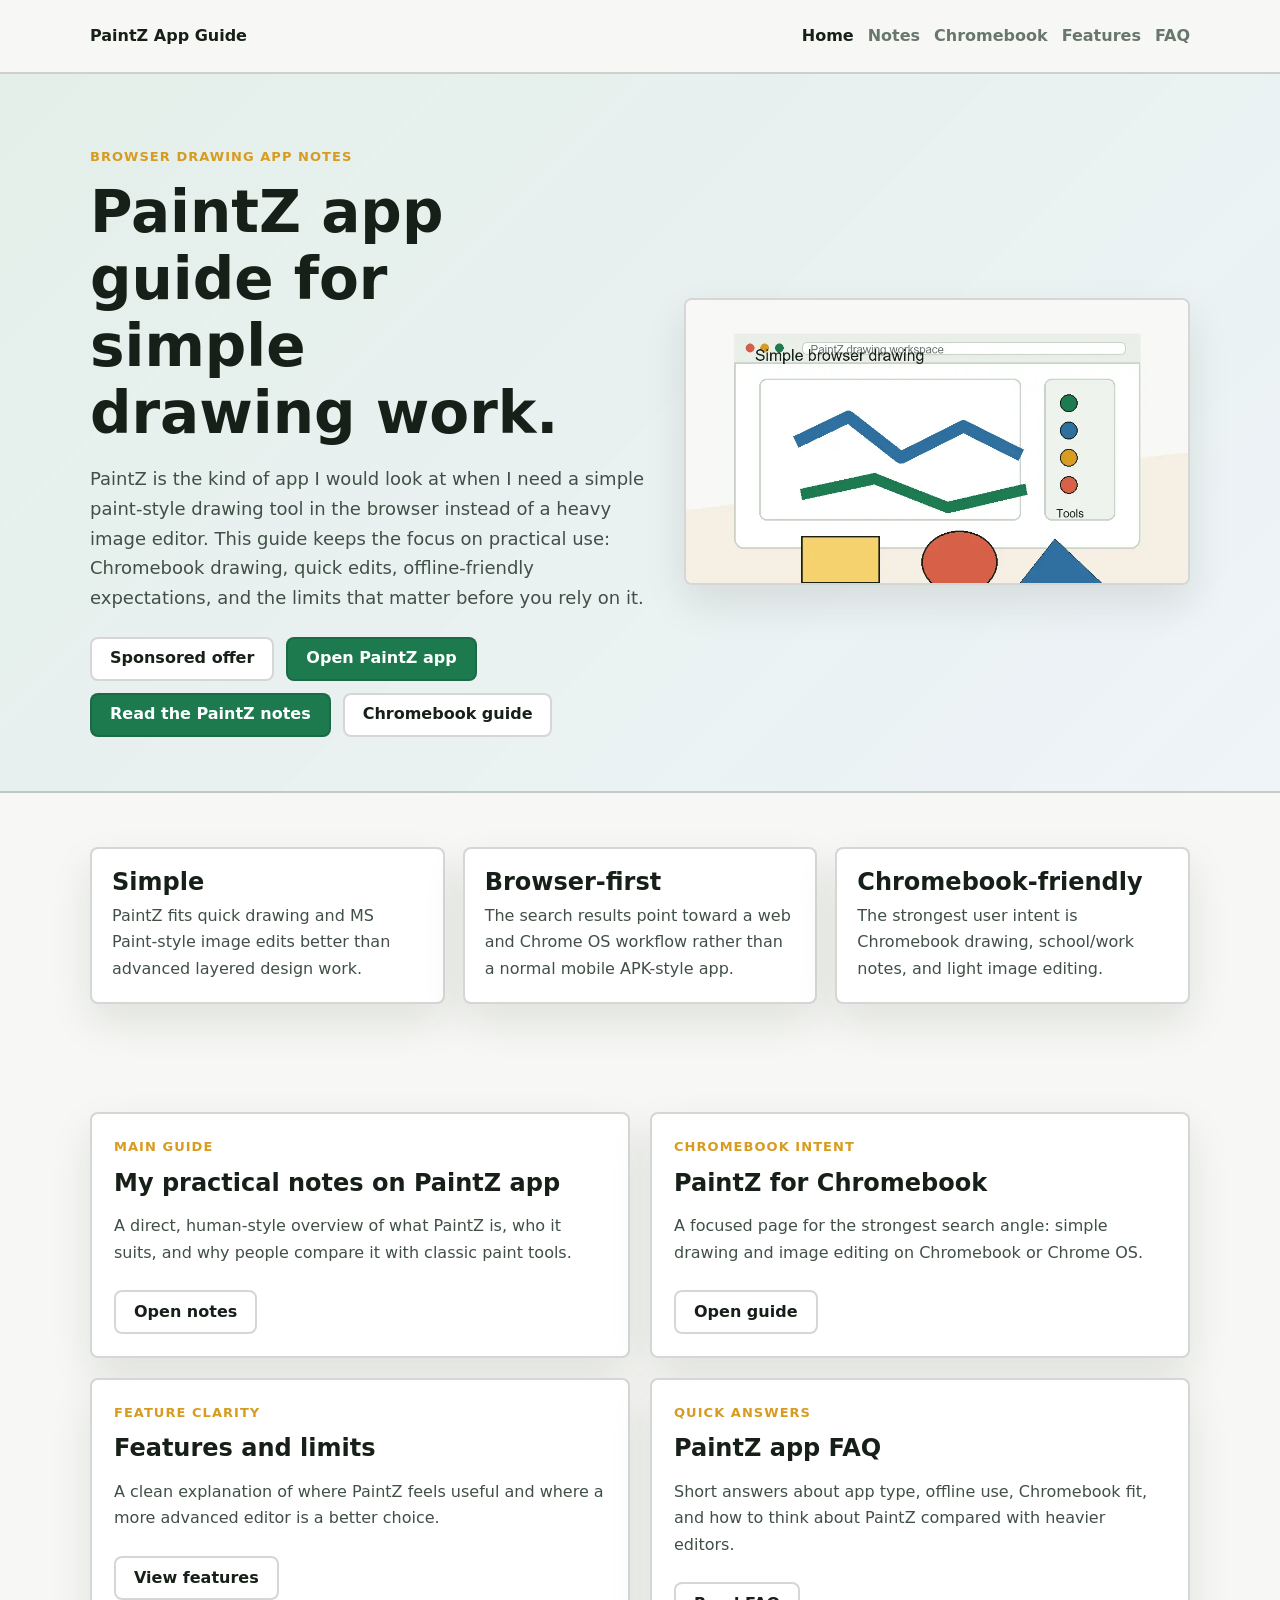
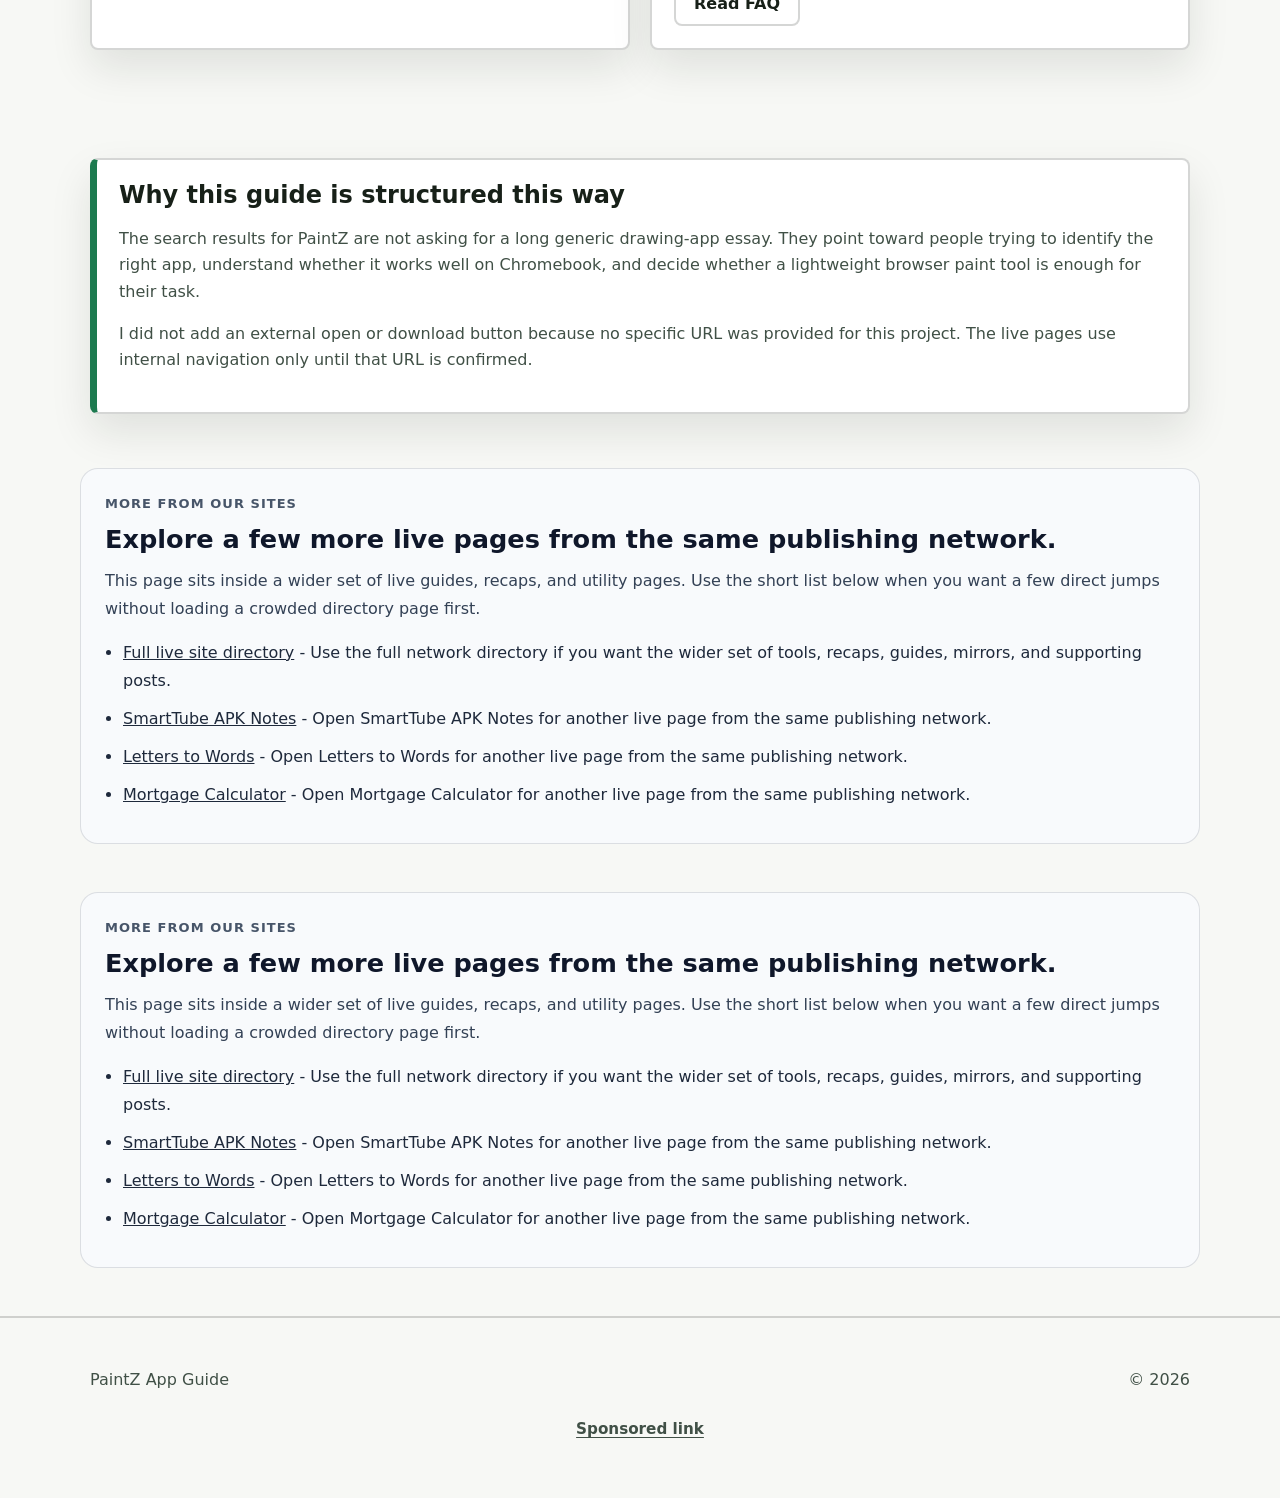
<file: index.html>
<!DOCTYPE html>
<html lang="en">
<head>
  <meta charset="UTF-8">
  <meta name="viewport" content="width=device-width, initial-scale=1.0">
  <title>PaintZ App Guide | Practical Browser Drawing App Notes</title>
  <meta name="description" content="A practical PaintZ app guide for users who want a simple browser drawing app, Chromebook-friendly paint tool, and MS Paint-style workflow.">
  <meta name="google-site-verification" content="zPeMqoo2h3M_oqIertTkiu1rAj5quQBwW_J42bXbuFM">
  <link rel="canonical" href="https://zeshanalikhan.github.io/paintz-app-guide-site/">
  <meta property="og:title" content="PaintZ App Guide | Practical Browser Drawing App Notes">
  <meta property="og:description" content="Understand what PaintZ is good for, how it fits Chromebook use, and where its simple drawing workflow makes sense.">
  <meta property="og:type" content="website">
  <meta property="og:url" content="https://zeshanalikhan.github.io/paintz-app-guide-site/">
  <link rel="stylesheet" href="styles.css">
  <script defer src="app.js"></script>
</head>
<body data-page="home">
  <header class="site-header">
    <div class="shell header-row">
      <a class="brand" href="./">PaintZ App Guide</a>
      <nav class="site-nav" aria-label="Primary">
        <a href="./" data-nav="home">Home</a>
        <a href="pages/paintz-app-notes.html" data-nav="notes">Notes</a>
        <a href="pages/paintz-for-chromebook.html" data-nav="chromebook">Chromebook</a>
        <a href="pages/paintz-features-limits.html" data-nav="features">Features</a>
        <a href="pages/paintz-app-faq.html" data-nav="faq">FAQ</a>
      </nav>
    </div>
  </header>

  <main>
    <section class="hero">
      <div class="shell hero-layout">
        <div>
          <p class="eyebrow">Browser drawing app notes</p>
          <h1>PaintZ app guide for simple drawing work.</h1>
          <p class="lead">PaintZ is the kind of app I would look at when I need a simple paint-style drawing tool in the browser instead of a heavy image editor. This guide keeps the focus on practical use: Chromebook drawing, quick edits, offline-friendly expectations, and the limits that matter before you rely on it.</p>
          <div class="hero-actions">
          <a class="button secondary" href="https://www.profitablecpmratenetwork.com/j9f627innq?key=be46e17df9e34aa3b5b8e77e88a34740" rel="nofollow sponsored noopener" target="_blank">Sponsored offer</a>
            <a class="button" href="https://beta.paintz.app/" rel="nofollow noopener" target="_blank">Open PaintZ app</a>
            <a class="button" href="pages/paintz-app-notes.html">Read the PaintZ notes</a>
            <a class="button secondary" href="pages/paintz-for-chromebook.html">Chromebook guide</a>
          </div>
        </div>
        <img class="hero-image" src="assets/images/paintz-home-hero.webp" alt="Illustration of a simple browser drawing workspace for PaintZ app notes" width="960" height="540">
      </div>
    </section>

    <section class="section">
      <div class="shell three-grid">
        <article class="stat-card">
          <strong>Simple</strong>
          <span>PaintZ fits quick drawing and MS Paint-style image edits better than advanced layered design work.</span>
        </article>
        <article class="stat-card">
          <strong>Browser-first</strong>
          <span>The search results point toward a web and Chrome OS workflow rather than a normal mobile APK-style app.</span>
        </article>
        <article class="stat-card">
          <strong>Chromebook-friendly</strong>
          <span>The strongest user intent is Chromebook drawing, school/work notes, and light image editing.</span>
        </article>
      </div>
    </section>

    <section class="section">
      <div class="shell grid">
        <article class="panel">
          <p class="eyebrow">Main guide</p>
          <h2>My practical notes on PaintZ app</h2>
          <p>A direct, human-style overview of what PaintZ is, who it suits, and why people compare it with classic paint tools.</p>
          <div class="jump-links">
            <a class="button secondary" href="pages/paintz-app-notes.html">Open notes</a>
          </div>
        </article>
        <article class="panel">
          <p class="eyebrow">Chromebook intent</p>
          <h2>PaintZ for Chromebook</h2>
          <p>A focused page for the strongest search angle: simple drawing and image editing on Chromebook or Chrome OS.</p>
          <div class="jump-links">
            <a class="button secondary" href="pages/paintz-for-chromebook.html">Open guide</a>
          </div>
        </article>
        <article class="panel">
          <p class="eyebrow">Feature clarity</p>
          <h2>Features and limits</h2>
          <p>A clean explanation of where PaintZ feels useful and where a more advanced editor is a better choice.</p>
          <div class="jump-links">
            <a class="button secondary" href="pages/paintz-features-limits.html">View features</a>
          </div>
        </article>
        <article class="panel">
          <p class="eyebrow">Quick answers</p>
          <h2>PaintZ app FAQ</h2>
          <p>Short answers about app type, offline use, Chromebook fit, and how to think about PaintZ compared with heavier editors.</p>
          <div class="jump-links">
            <a class="button secondary" href="pages/paintz-app-faq.html">Read FAQ</a>
          </div>
        </article>
      </div>
    </section>

    <section class="section">
      <div class="shell article-stack">
        <article class="callout">
          <h2>Why this guide is structured this way</h2>
          <p>The search results for PaintZ are not asking for a long generic drawing-app essay. They point toward people trying to identify the right app, understand whether it works well on Chromebook, and decide whether a lightweight browser paint tool is enough for their task.</p>
          <p>I did not add an external open or download button because no specific URL was provided for this project. The live pages use internal navigation only until that URL is confirmed.</p>
        </article>
      </div>
    </section>

      <!-- NETWORK_LINKS_START -->
      <section data-network-links="true" aria-labelledby="network-links-heading" style="padding:0 0 48px;">
        <div style="width:min(1120px, calc(100% - 32px)); margin:0 auto;">
          <div style="border:1px solid rgba(15, 23, 42, 0.12); background:#f8fafc; border-radius:18px; padding:24px;">
            <p style="margin:0 0 10px; font-size:13px; font-weight:800; letter-spacing:0.08em; text-transform:uppercase; color:#475569;">More from our sites</p>
            <h2 id="network-links-heading" style="margin:0 0 12px; font-size:clamp(1.5rem, 2vw, 1.9rem); line-height:1.2; color:#0f172a;">Explore a few more live pages from the same publishing network.</h2>
            <p style="margin:0 0 16px; color:#334155; line-height:1.75;">This page sits inside a wider set of live guides, recaps, and utility pages. Use the short list below when you want a few direct jumps without loading a crowded directory page first.</p>
            <ul style="margin:0; padding-left:18px; color:#1e293b; line-height:1.75;">
          <li style="margin:0 0 10px;"><a href="https://zeshanalikhan.github.io/creator-app-hub-site/pages/site-directory.html">Full live site directory</a> - Use the full network directory if you want the wider set of tools, recaps, guides, mirrors, and supporting posts.</li>
          <li style="margin:0 0 10px;"><a href="https://zeshanalikhan.github.io/smarttube-apk-notes-site/">SmartTube APK Notes</a> - Open SmartTube APK Notes for another live page from the same publishing network.</li>
          <li style="margin:0 0 10px;"><a href="https://zeshan-letters-to-words.netlify.app/">Letters to Words</a> - Open Letters to Words for another live page from the same publishing network.</li>
          <li style="margin:0 0 10px;"><a href="https://zeshan-mortgage-calculator-804.netlify.app/">Mortgage Calculator</a> - Open Mortgage Calculator for another live page from the same publishing network.</li>
            </ul>
          </div>
        </div>
      </section>
      <!-- NETWORK_LINKS_END -->
    
      <!-- NETWORK_LINKS_START -->
      <section data-network-links="true" aria-labelledby="network-links-heading" style="padding:0 0 48px;">
        <div style="width:min(1120px, calc(100% - 32px)); margin:0 auto;">
          <div style="border:1px solid rgba(15, 23, 42, 0.12); background:#f8fafc; border-radius:18px; padding:24px;">
            <p style="margin:0 0 10px; font-size:13px; font-weight:800; letter-spacing:0.08em; text-transform:uppercase; color:#475569;">More from our sites</p>
            <h2 id="network-links-heading" style="margin:0 0 12px; font-size:clamp(1.5rem, 2vw, 1.9rem); line-height:1.2; color:#0f172a;">Explore a few more live pages from the same publishing network.</h2>
            <p style="margin:0 0 16px; color:#334155; line-height:1.75;">This page sits inside a wider set of live guides, recaps, and utility pages. Use the short list below when you want a few direct jumps without loading a crowded directory page first.</p>
            <ul style="margin:0; padding-left:18px; color:#1e293b; line-height:1.75;">
          <li style="margin:0 0 10px;"><a href="https://zeshanalikhan.github.io/creator-app-hub-site/pages/site-directory.html">Full live site directory</a> - Use the full network directory if you want the wider set of tools, recaps, guides, mirrors, and supporting posts.</li>
          <li style="margin:0 0 10px;"><a href="https://zeshanalikhan.github.io/smarttube-apk-notes-site/">SmartTube APK Notes</a> - Open SmartTube APK Notes for another live page from the same publishing network.</li>
          <li style="margin:0 0 10px;"><a href="https://zeshan-letters-to-words.netlify.app/">Letters to Words</a> - Open Letters to Words for another live page from the same publishing network.</li>
          <li style="margin:0 0 10px;"><a href="https://zeshan-mortgage-calculator-804.netlify.app/">Mortgage Calculator</a> - Open Mortgage Calculator for another live page from the same publishing network.</li>
            </ul>
          </div>
        </div>
      </section>
      <!-- NETWORK_LINKS_END -->
    </main>

  <footer class="site-footer">
    <div class="shell footer-row">
      <p>PaintZ App Guide</p>
      <p>&copy; <span data-year></span></p>
    </div>
        <div class="adsterra-link-wrap">
        <a class="adsterra-link" href="https://www.profitablecpmratenetwork.com/j9f627innq?key=be46e17df9e34aa3b5b8e77e88a34740" rel="nofollow sponsored noopener" target="_blank">Sponsored link</a>
      </div>
  </footer>
</body>
</html>
</file>
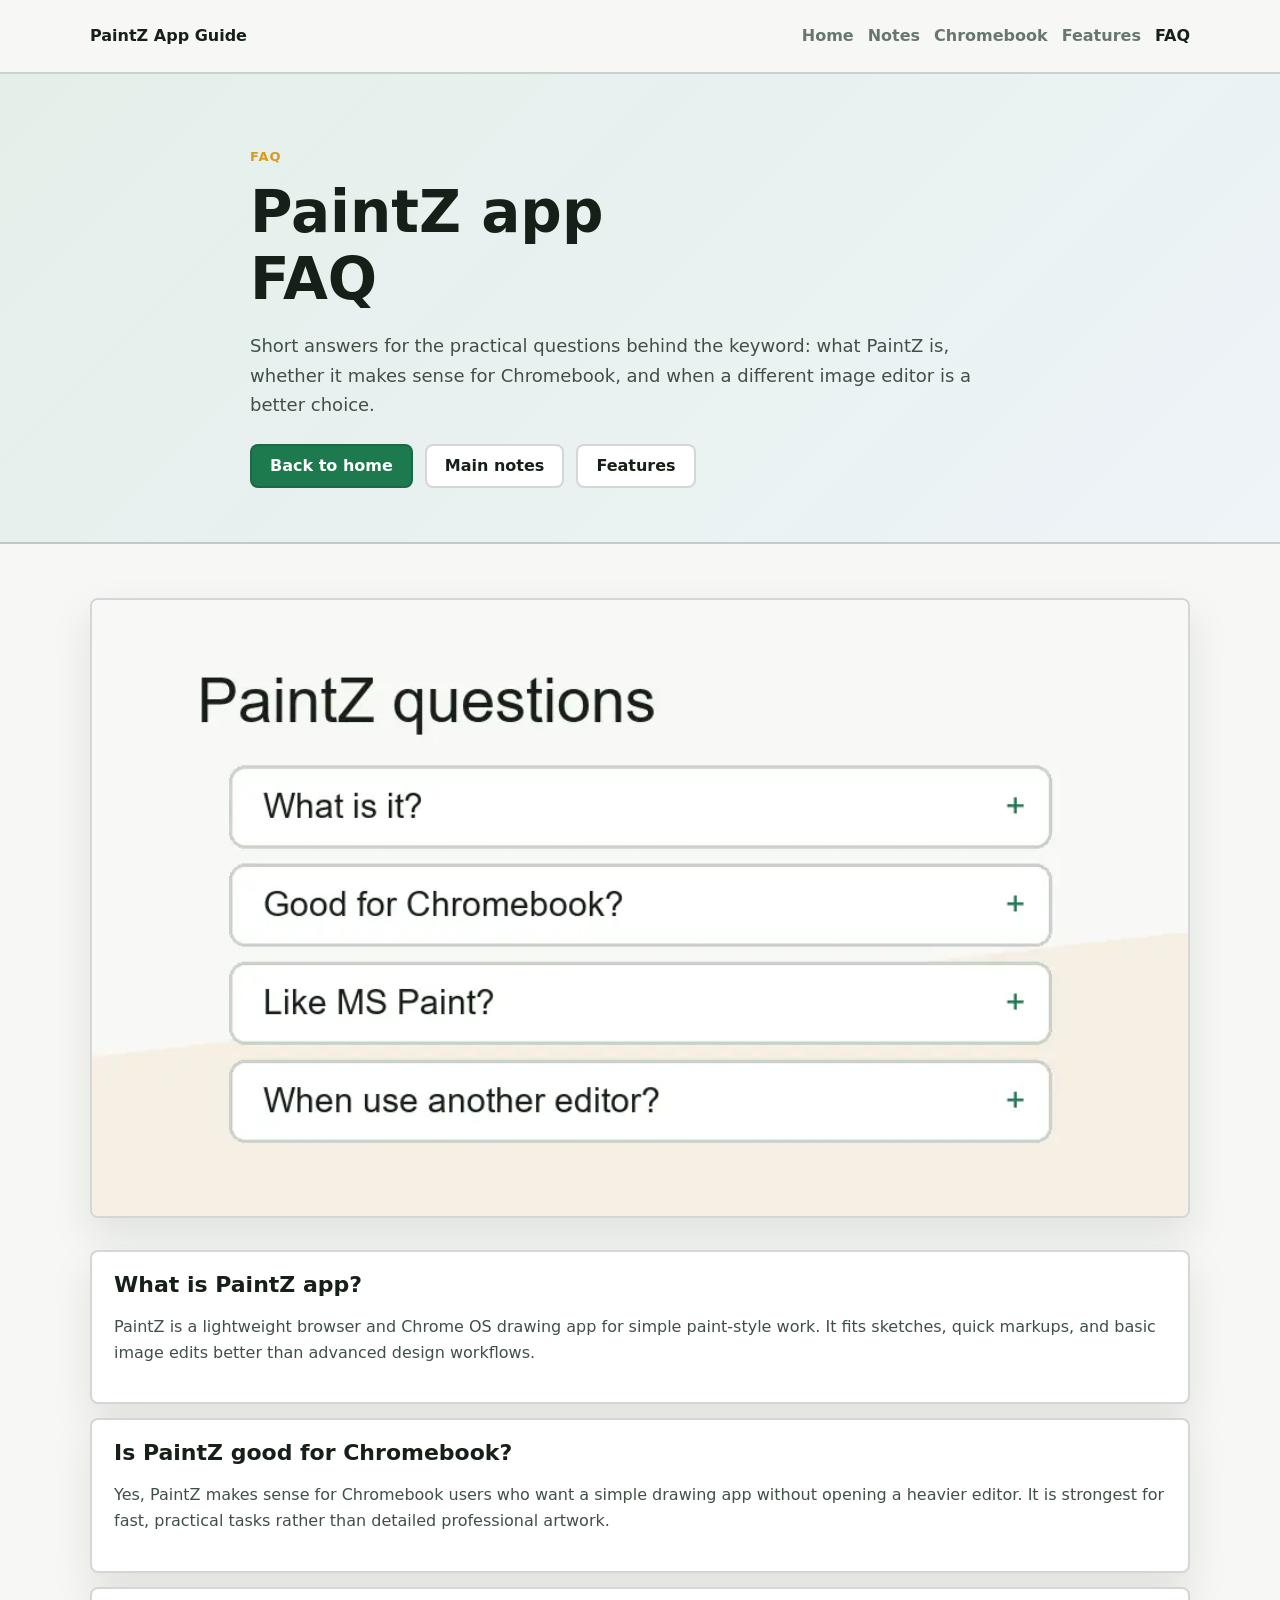
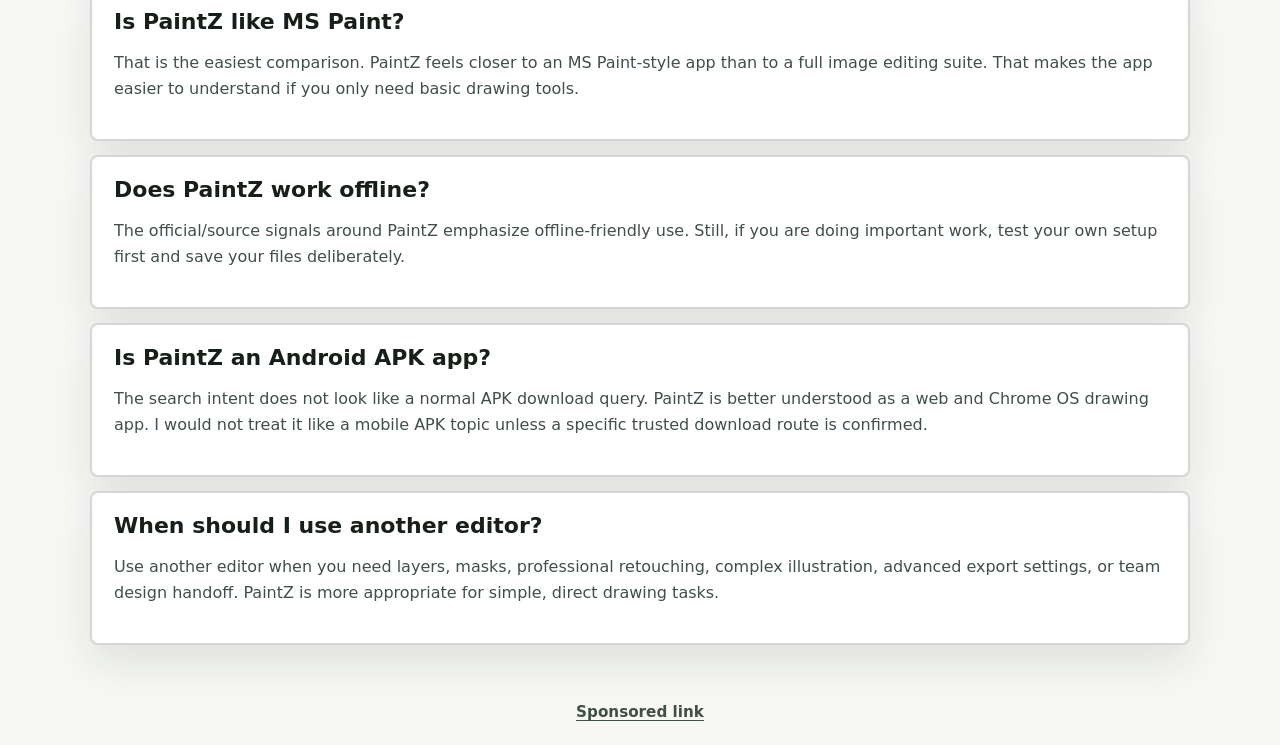
<file: pages/paintz-app-faq.html>
<!DOCTYPE html>
<html lang="en">
<head>
  <meta charset="UTF-8">
  <meta name="viewport" content="width=device-width, initial-scale=1.0">
  <title>PaintZ App FAQ | Browser Drawing and Chromebook Questions</title>
  <meta name="description" content="PaintZ app FAQ covering what it is, Chromebook use, offline behavior, whether it is like MS Paint, and when to use another editor.">
  <link rel="canonical" href="https://zeshanalikhan.github.io/paintz-app-guide-site/pages/paintz-app-faq.html">
  <meta property="og:title" content="PaintZ App FAQ | Browser Drawing and Chromebook Questions">
  <meta property="og:description" content="Quick answers about PaintZ as a lightweight browser drawing app for Chromebook and simple paint-style work.">
  <meta property="og:type" content="article">
  <meta property="og:url" content="https://zeshanalikhan.github.io/paintz-app-guide-site/pages/paintz-app-faq.html">
  <link rel="stylesheet" href="../styles.css">
  <script defer src="../app.js"></script>
  <script type="application/ld+json">
  {
    "@context": "https://schema.org",
    "@type": "FAQPage",
    "mainEntity": [
      {
        "@type": "Question",
        "name": "What is PaintZ app?",
        "acceptedAnswer": {
          "@type": "Answer",
          "text": "PaintZ is a lightweight browser and Chrome OS drawing app suited for simple paint-style drawing and basic image edits."
        }
      },
      {
        "@type": "Question",
        "name": "Is PaintZ good for Chromebook?",
        "acceptedAnswer": {
          "@type": "Answer",
          "text": "Yes, PaintZ is a good fit for Chromebook-style use when the task is simple drawing, sketching, or quick image markup."
        }
      },
      {
        "@type": "Question",
        "name": "Is PaintZ like MS Paint?",
        "acceptedAnswer": {
          "@type": "Answer",
          "text": "PaintZ is best understood as an MS Paint-style browser drawing app, not as a full professional design suite."
        }
      },
      {
        "@type": "Question",
        "name": "Does PaintZ replace advanced image editors?",
        "acceptedAnswer": {
          "@type": "Answer",
          "text": "No. PaintZ is better for simple paint-style work. Advanced editing, layers, masks, and professional retouching need a stronger editor."
        }
      }
    ]
  }
  </script>
</head>
<body data-page="faq">
  <header class="site-header">
    <div class="shell header-row">
      <a class="brand" href="../">PaintZ App Guide</a>
      <nav class="site-nav" aria-label="Primary">
        <a href="../" data-nav="home">Home</a>
        <a href="paintz-app-notes.html" data-nav="notes">Notes</a>
        <a href="paintz-for-chromebook.html" data-nav="chromebook">Chromebook</a>
        <a href="paintz-features-limits.html" data-nav="features">Features</a>
        <a href="paintz-app-faq.html" data-nav="faq">FAQ</a>
      </nav>
    </div>
  </header>

  <main>
    <section class="page-hero">
      <div class="shell narrow">
        <p class="eyebrow">FAQ</p>
        <h1>PaintZ app FAQ</h1>
        <p class="lead">Short answers for the practical questions behind the keyword: what PaintZ is, whether it makes sense for Chromebook, and when a different image editor is a better choice.</p>
        <div class="jump-links">
          <a class="button" href="../">Back to home</a>
          <a class="button secondary" href="paintz-app-notes.html">Main notes</a>
          <a class="button secondary" href="paintz-features-limits.html">Features</a>
        </div>
      </div>
    </section>

    <section class="section">
      <div class="shell faq-list">
        <img class="article-image" src="../assets/images/paintz-faq.webp" alt="Illustration of PaintZ app questions and answers" width="960" height="540">

        <article class="faq-item">
          <h2>What is PaintZ app?</h2>
          <p>PaintZ is a lightweight browser and Chrome OS drawing app for simple paint-style work. It fits sketches, quick markups, and basic image edits better than advanced design workflows.</p>
        </article>

        <article class="faq-item">
          <h2>Is PaintZ good for Chromebook?</h2>
          <p>Yes, PaintZ makes sense for Chromebook users who want a simple drawing app without opening a heavier editor. It is strongest for fast, practical tasks rather than detailed professional artwork.</p>
        </article>

        <article class="faq-item">
          <h2>Is PaintZ like MS Paint?</h2>
          <p>That is the easiest comparison. PaintZ feels closer to an MS Paint-style app than to a full image editing suite. That makes the app easier to understand if you only need basic drawing tools.</p>
        </article>

        <article class="faq-item">
          <h2>Does PaintZ work offline?</h2>
          <p>The official/source signals around PaintZ emphasize offline-friendly use. Still, if you are doing important work, test your own setup first and save your files deliberately.</p>
        </article>

        <article class="faq-item">
          <h2>Is PaintZ an Android APK app?</h2>
          <p>The search intent does not look like a normal APK download query. PaintZ is better understood as a web and Chrome OS drawing app. I would not treat it like a mobile APK topic unless a specific trusted download route is confirmed.</p>
        </article>

        <article class="faq-item">
          <h2>When should I use another editor?</h2>
          <p>Use another editor when you need layers, masks, professional retouching, complex illustration, advanced export settings, or team design handoff. PaintZ is more appropriate for simple, direct drawing tasks.</p>
        </article>
      </div>
    </section>
  </main>
      <div class="adsterra-link-wrap">
        <a class="adsterra-link" href="https://www.profitablecpmratenetwork.com/j9f627innq?key=be46e17df9e34aa3b5b8e77e88a34740" rel="nofollow sponsored noopener" target="_blank">Sponsored link</a>
      </div>
</body>
</html>
</file>
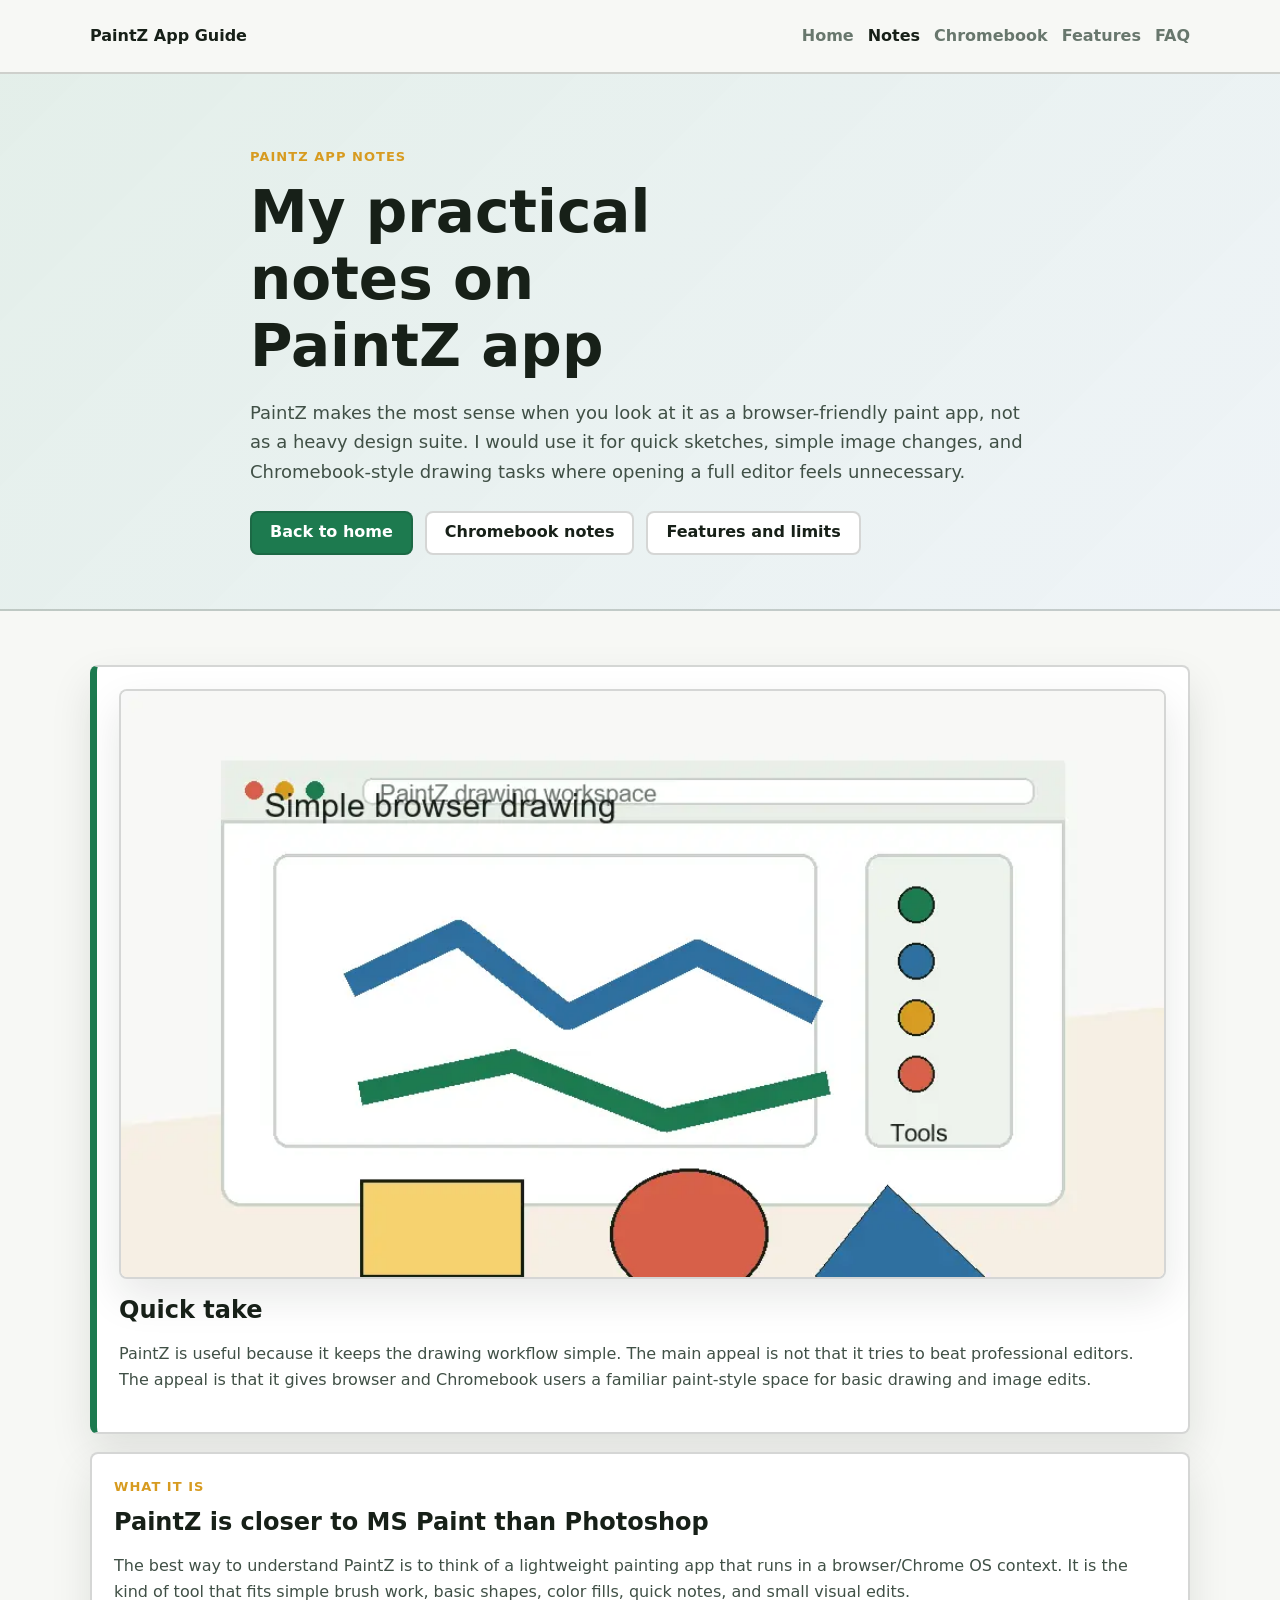
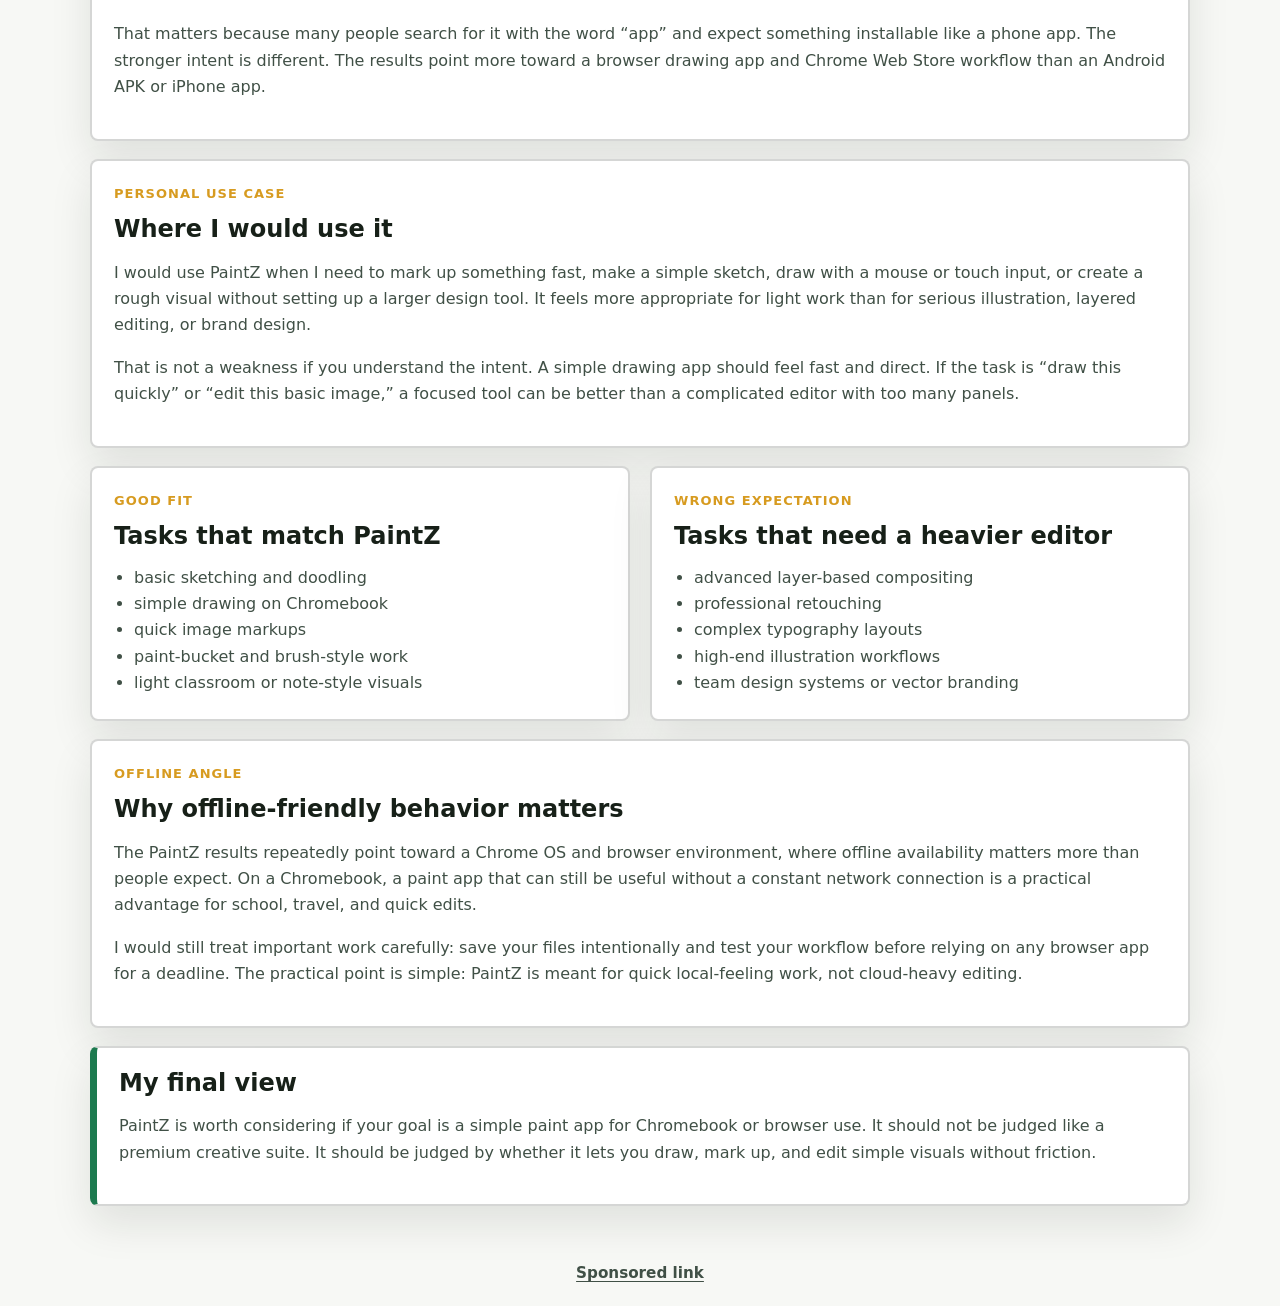
<file: pages/paintz-app-notes.html>
<!DOCTYPE html>
<html lang="en">
<head>
  <meta charset="UTF-8">
  <meta name="viewport" content="width=device-width, initial-scale=1.0">
  <title>My Practical Notes on PaintZ App | Simple Browser Drawing Guide</title>
  <meta name="description" content="A practical, human-style PaintZ app guide covering what it is, who it suits, Chromebook use, offline expectations, and simple drawing workflows.">
  <link rel="canonical" href="https://zeshanalikhan.github.io/paintz-app-guide-site/pages/paintz-app-notes.html">
  <meta property="og:title" content="My Practical Notes on PaintZ App | Simple Browser Drawing Guide">
  <meta property="og:description" content="Understand PaintZ as a lightweight browser drawing app for simple sketches, MS Paint-style editing, and Chromebook use.">
  <meta property="og:type" content="article">
  <meta property="og:url" content="https://zeshanalikhan.github.io/paintz-app-guide-site/pages/paintz-app-notes.html">
  <link rel="stylesheet" href="../styles.css">
  <script defer src="../app.js"></script>
</head>
<body data-page="notes">
  <header class="site-header">
    <div class="shell header-row">
      <a class="brand" href="../">PaintZ App Guide</a>
      <nav class="site-nav" aria-label="Primary">
        <a href="../" data-nav="home">Home</a>
        <a href="paintz-app-notes.html" data-nav="notes">Notes</a>
        <a href="paintz-for-chromebook.html" data-nav="chromebook">Chromebook</a>
        <a href="paintz-features-limits.html" data-nav="features">Features</a>
        <a href="paintz-app-faq.html" data-nav="faq">FAQ</a>
      </nav>
    </div>
  </header>

  <main>
    <section class="page-hero">
      <div class="shell narrow">
        <p class="eyebrow">PaintZ app notes</p>
        <h1>My practical notes on PaintZ app</h1>
        <p class="lead">PaintZ makes the most sense when you look at it as a browser-friendly paint app, not as a heavy design suite. I would use it for quick sketches, simple image changes, and Chromebook-style drawing tasks where opening a full editor feels unnecessary.</p>
        <div class="jump-links">
          <a class="button" href="../">Back to home</a>
          <a class="button secondary" href="paintz-for-chromebook.html">Chromebook notes</a>
          <a class="button secondary" href="paintz-features-limits.html">Features and limits</a>
        </div>
      </div>
    </section>

    <section class="section">
      <div class="shell article-stack">
        <article class="callout">
          <img class="article-image" src="../assets/images/paintz-home-hero.webp" alt="Simple browser drawing workspace illustration for PaintZ app" width="960" height="540">
          <h2>Quick take</h2>
          <p>PaintZ is useful because it keeps the drawing workflow simple. The main appeal is not that it tries to beat professional editors. The appeal is that it gives browser and Chromebook users a familiar paint-style space for basic drawing and image edits.</p>
        </article>

        <article class="panel">
          <p class="eyebrow">What it is</p>
          <h2>PaintZ is closer to MS Paint than Photoshop</h2>
          <p>The best way to understand PaintZ is to think of a lightweight painting app that runs in a browser/Chrome OS context. It is the kind of tool that fits simple brush work, basic shapes, color fills, quick notes, and small visual edits.</p>
          <p>That matters because many people search for it with the word “app” and expect something installable like a phone app. The stronger intent is different. The results point more toward a browser drawing app and Chrome Web Store workflow than an Android APK or iPhone app.</p>
        </article>

        <article class="panel">
          <p class="eyebrow">Personal use case</p>
          <h2>Where I would use it</h2>
          <p>I would use PaintZ when I need to mark up something fast, make a simple sketch, draw with a mouse or touch input, or create a rough visual without setting up a larger design tool. It feels more appropriate for light work than for serious illustration, layered editing, or brand design.</p>
          <p>That is not a weakness if you understand the intent. A simple drawing app should feel fast and direct. If the task is “draw this quickly” or “edit this basic image,” a focused tool can be better than a complicated editor with too many panels.</p>
        </article>

        <div class="grid">
          <article class="panel">
            <p class="eyebrow">Good fit</p>
            <h2>Tasks that match PaintZ</h2>
            <ul>
              <li>basic sketching and doodling</li>
              <li>simple drawing on Chromebook</li>
              <li>quick image markups</li>
              <li>paint-bucket and brush-style work</li>
              <li>light classroom or note-style visuals</li>
            </ul>
          </article>
          <article class="panel">
            <p class="eyebrow">Wrong expectation</p>
            <h2>Tasks that need a heavier editor</h2>
            <ul>
              <li>advanced layer-based compositing</li>
              <li>professional retouching</li>
              <li>complex typography layouts</li>
              <li>high-end illustration workflows</li>
              <li>team design systems or vector branding</li>
            </ul>
          </article>
        </div>

        <article class="panel">
          <p class="eyebrow">Offline angle</p>
          <h2>Why offline-friendly behavior matters</h2>
          <p>The PaintZ results repeatedly point toward a Chrome OS and browser environment, where offline availability matters more than people expect. On a Chromebook, a paint app that can still be useful without a constant network connection is a practical advantage for school, travel, and quick edits.</p>
          <p>I would still treat important work carefully: save your files intentionally and test your workflow before relying on any browser app for a deadline. The practical point is simple: PaintZ is meant for quick local-feeling work, not cloud-heavy editing.</p>
        </article>

        <article class="callout">
          <h2>My final view</h2>
          <p>PaintZ is worth considering if your goal is a simple paint app for Chromebook or browser use. It should not be judged like a premium creative suite. It should be judged by whether it lets you draw, mark up, and edit simple visuals without friction.</p>
        </article>
      </div>
    </section>
  </main>
      <div class="adsterra-link-wrap">
        <a class="adsterra-link" href="https://www.profitablecpmratenetwork.com/j9f627innq?key=be46e17df9e34aa3b5b8e77e88a34740" rel="nofollow sponsored noopener" target="_blank">Sponsored link</a>
      </div>
</body>
</html>
</file>
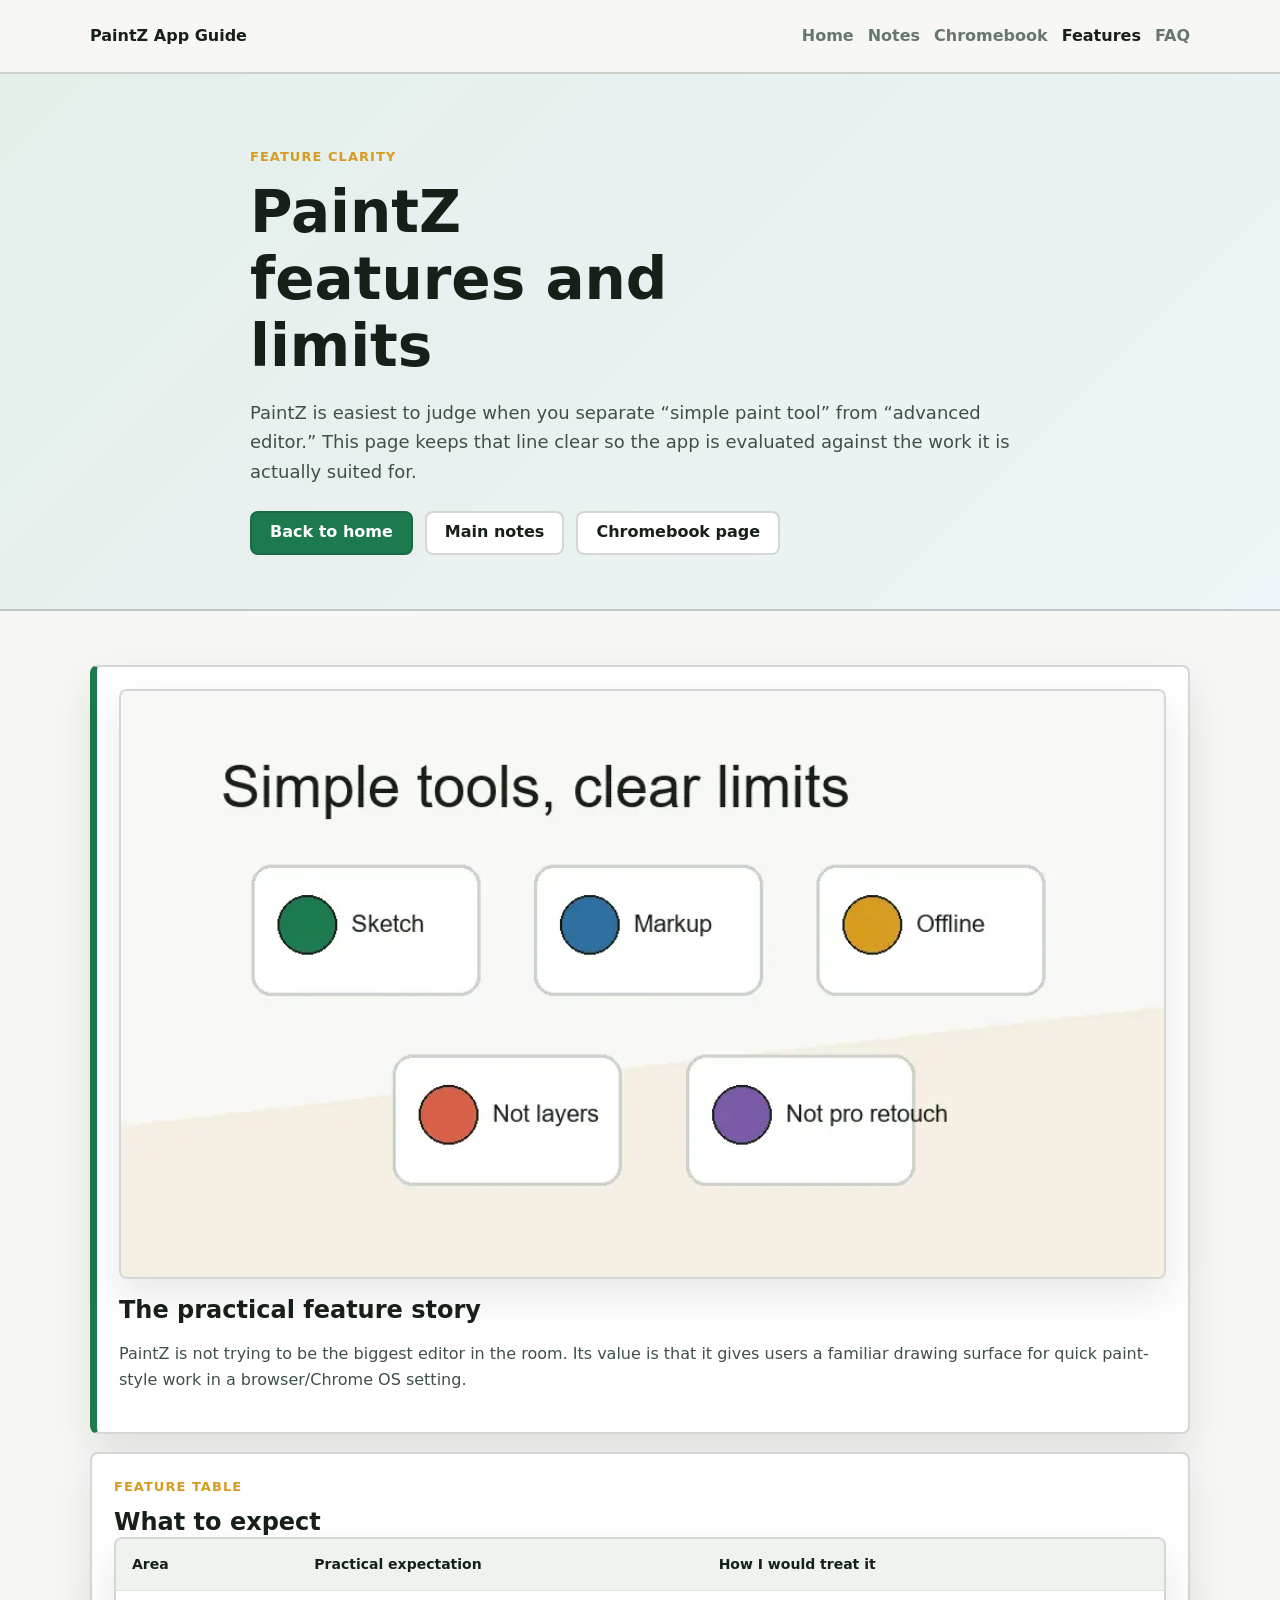
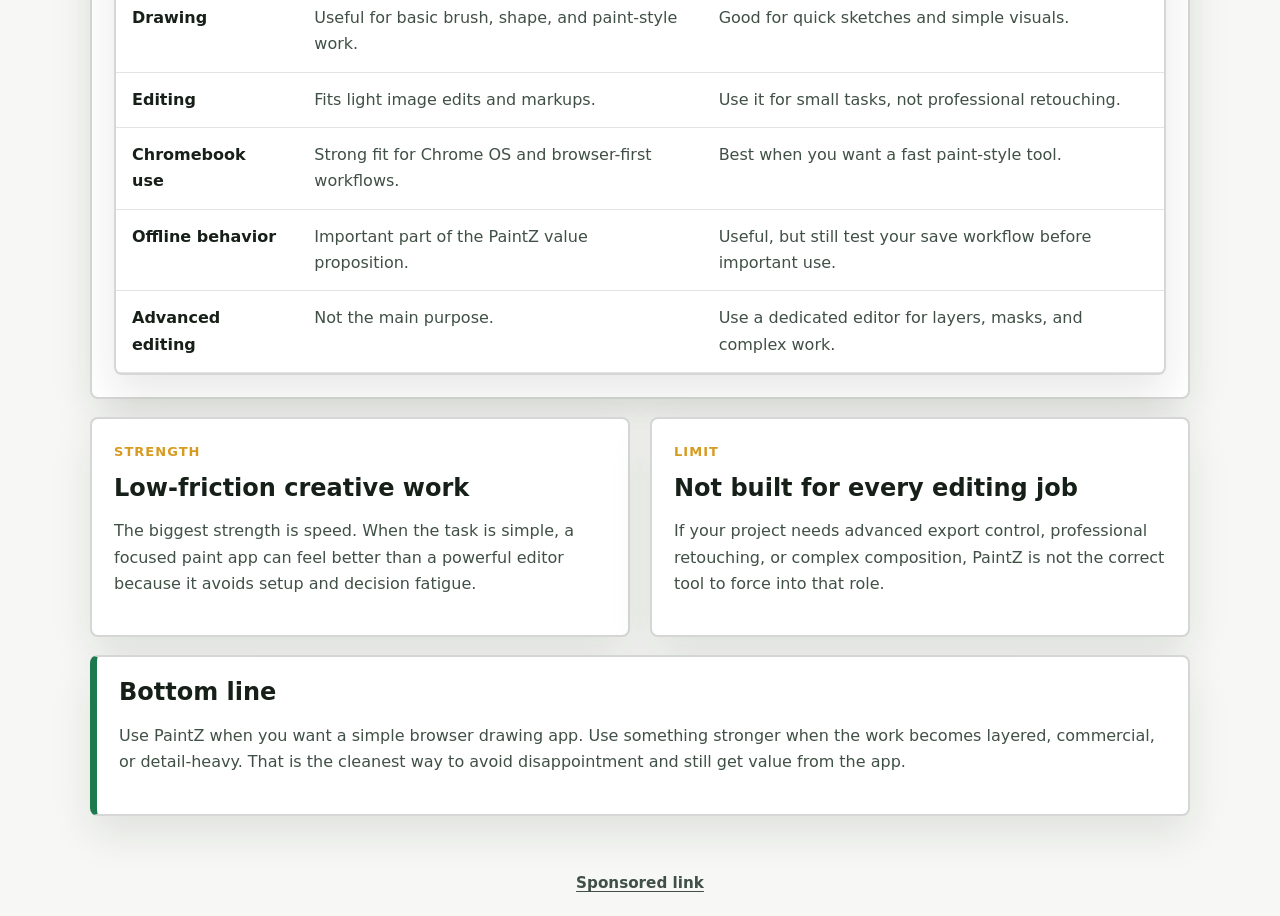
<file: pages/paintz-features-limits.html>
<!DOCTYPE html>
<html lang="en">
<head>
  <meta charset="UTF-8">
  <meta name="viewport" content="width=device-width, initial-scale=1.0">
  <title>PaintZ Features and Limits | What the App Is Best For</title>
  <meta name="description" content="A practical breakdown of PaintZ features and limits, including simple drawing, image edits, offline-friendly use, and where advanced editors are better.">
  <link rel="canonical" href="https://zeshanalikhan.github.io/paintz-app-guide-site/pages/paintz-features-limits.html">
  <meta property="og:title" content="PaintZ Features and Limits | What the App Is Best For">
  <meta property="og:description" content="Understand the practical feature set and limitations of PaintZ before using it for drawing or image editing.">
  <meta property="og:type" content="article">
  <meta property="og:url" content="https://zeshanalikhan.github.io/paintz-app-guide-site/pages/paintz-features-limits.html">
  <link rel="stylesheet" href="../styles.css">
  <script defer src="../app.js"></script>
</head>
<body data-page="features">
  <header class="site-header">
    <div class="shell header-row">
      <a class="brand" href="../">PaintZ App Guide</a>
      <nav class="site-nav" aria-label="Primary">
        <a href="../" data-nav="home">Home</a>
        <a href="paintz-app-notes.html" data-nav="notes">Notes</a>
        <a href="paintz-for-chromebook.html" data-nav="chromebook">Chromebook</a>
        <a href="paintz-features-limits.html" data-nav="features">Features</a>
        <a href="paintz-app-faq.html" data-nav="faq">FAQ</a>
      </nav>
    </div>
  </header>

  <main>
    <section class="page-hero">
      <div class="shell narrow">
        <p class="eyebrow">Feature clarity</p>
        <h1>PaintZ features and limits</h1>
        <p class="lead">PaintZ is easiest to judge when you separate “simple paint tool” from “advanced editor.” This page keeps that line clear so the app is evaluated against the work it is actually suited for.</p>
        <div class="jump-links">
          <a class="button" href="../">Back to home</a>
          <a class="button secondary" href="paintz-app-notes.html">Main notes</a>
          <a class="button secondary" href="paintz-for-chromebook.html">Chromebook page</a>
        </div>
      </div>
    </section>

    <section class="section">
      <div class="shell article-stack">
        <article class="callout">
          <img class="article-image" src="../assets/images/paintz-features-limits.webp" alt="Illustration of simple PaintZ features and practical limitations" width="960" height="540">
          <h2>The practical feature story</h2>
          <p>PaintZ is not trying to be the biggest editor in the room. Its value is that it gives users a familiar drawing surface for quick paint-style work in a browser/Chrome OS setting.</p>
        </article>

        <article class="panel">
          <p class="eyebrow">Feature table</p>
          <h2>What to expect</h2>
          <div class="table-wrap">
            <table>
              <thead>
                <tr>
                  <th>Area</th>
                  <th>Practical expectation</th>
                  <th>How I would treat it</th>
                </tr>
              </thead>
              <tbody>
                <tr>
                  <td><strong>Drawing</strong></td>
                  <td>Useful for basic brush, shape, and paint-style work.</td>
                  <td>Good for quick sketches and simple visuals.</td>
                </tr>
                <tr>
                  <td><strong>Editing</strong></td>
                  <td>Fits light image edits and markups.</td>
                  <td>Use it for small tasks, not professional retouching.</td>
                </tr>
                <tr>
                  <td><strong>Chromebook use</strong></td>
                  <td>Strong fit for Chrome OS and browser-first workflows.</td>
                  <td>Best when you want a fast paint-style tool.</td>
                </tr>
                <tr>
                  <td><strong>Offline behavior</strong></td>
                  <td>Important part of the PaintZ value proposition.</td>
                  <td>Useful, but still test your save workflow before important use.</td>
                </tr>
                <tr>
                  <td><strong>Advanced editing</strong></td>
                  <td>Not the main purpose.</td>
                  <td>Use a dedicated editor for layers, masks, and complex work.</td>
                </tr>
              </tbody>
            </table>
          </div>
        </article>

        <div class="grid">
          <article class="panel">
            <p class="eyebrow">Strength</p>
            <h2>Low-friction creative work</h2>
            <p>The biggest strength is speed. When the task is simple, a focused paint app can feel better than a powerful editor because it avoids setup and decision fatigue.</p>
          </article>
          <article class="panel">
            <p class="eyebrow">Limit</p>
            <h2>Not built for every editing job</h2>
            <p>If your project needs advanced export control, professional retouching, or complex composition, PaintZ is not the correct tool to force into that role.</p>
          </article>
        </div>

        <article class="callout">
          <h2>Bottom line</h2>
          <p>Use PaintZ when you want a simple browser drawing app. Use something stronger when the work becomes layered, commercial, or detail-heavy. That is the cleanest way to avoid disappointment and still get value from the app.</p>
        </article>
      </div>
    </section>
  </main>
      <div class="adsterra-link-wrap">
        <a class="adsterra-link" href="https://www.profitablecpmratenetwork.com/j9f627innq?key=be46e17df9e34aa3b5b8e77e88a34740" rel="nofollow sponsored noopener" target="_blank">Sponsored link</a>
      </div>
</body>
</html>
</file>
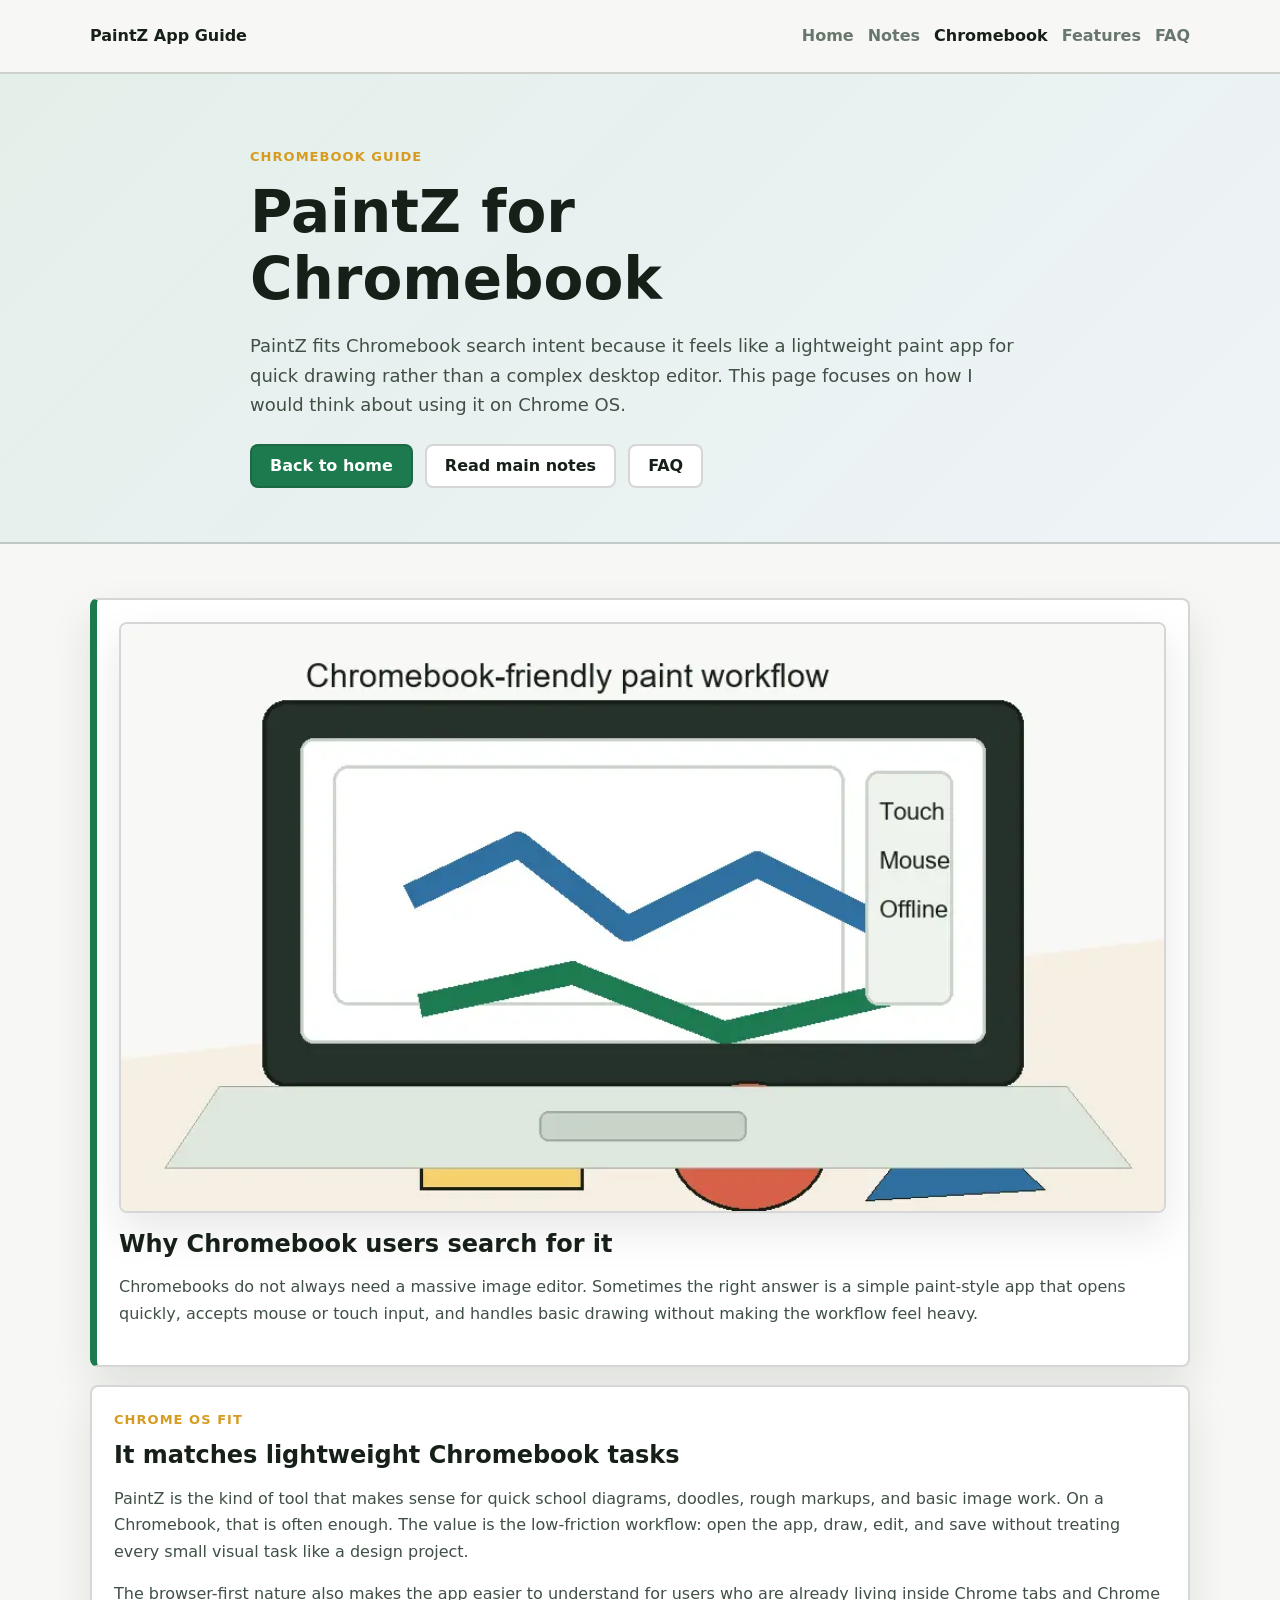
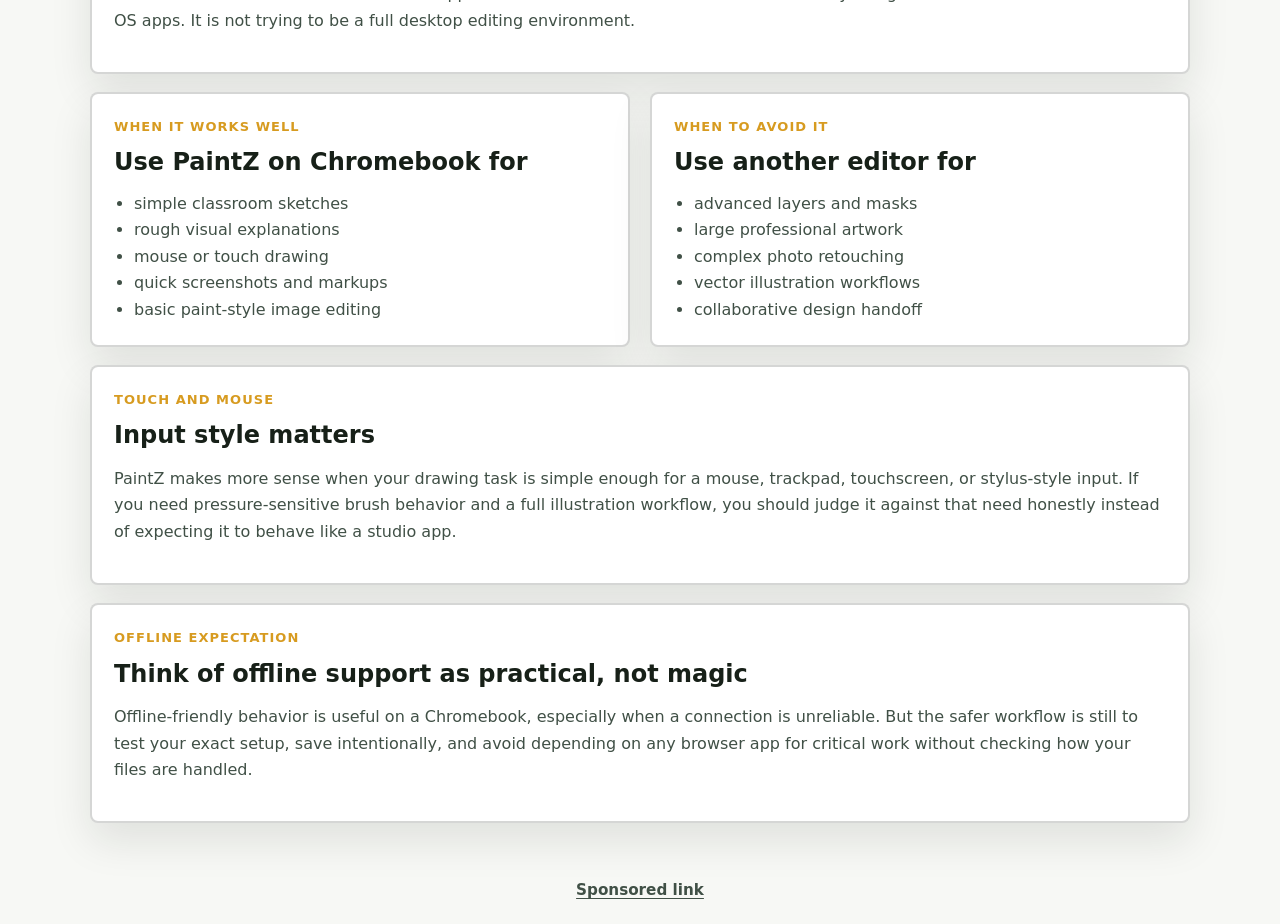
<file: pages/paintz-for-chromebook.html>
<!DOCTYPE html>
<html lang="en">
<head>
  <meta charset="UTF-8">
  <meta name="viewport" content="width=device-width, initial-scale=1.0">
  <title>PaintZ for Chromebook | Simple Chrome OS Drawing Notes</title>
  <meta name="description" content="PaintZ for Chromebook notes covering why it fits Chrome OS, when to use it, offline expectations, touch input, and simple drawing tasks.">
  <link rel="canonical" href="https://zeshanalikhan.github.io/paintz-app-guide-site/pages/paintz-for-chromebook.html">
  <meta property="og:title" content="PaintZ for Chromebook | Simple Chrome OS Drawing Notes">
  <meta property="og:description" content="A practical Chromebook-focused guide to using PaintZ for simple browser drawing and image edits.">
  <meta property="og:type" content="article">
  <meta property="og:url" content="https://zeshanalikhan.github.io/paintz-app-guide-site/pages/paintz-for-chromebook.html">
  <link rel="stylesheet" href="../styles.css">
  <script defer src="../app.js"></script>
</head>
<body data-page="chromebook">
  <header class="site-header">
    <div class="shell header-row">
      <a class="brand" href="../">PaintZ App Guide</a>
      <nav class="site-nav" aria-label="Primary">
        <a href="../" data-nav="home">Home</a>
        <a href="paintz-app-notes.html" data-nav="notes">Notes</a>
        <a href="paintz-for-chromebook.html" data-nav="chromebook">Chromebook</a>
        <a href="paintz-features-limits.html" data-nav="features">Features</a>
        <a href="paintz-app-faq.html" data-nav="faq">FAQ</a>
      </nav>
    </div>
  </header>

  <main>
    <section class="page-hero">
      <div class="shell narrow">
        <p class="eyebrow">Chromebook guide</p>
        <h1>PaintZ for Chromebook</h1>
        <p class="lead">PaintZ fits Chromebook search intent because it feels like a lightweight paint app for quick drawing rather than a complex desktop editor. This page focuses on how I would think about using it on Chrome OS.</p>
        <div class="jump-links">
          <a class="button" href="../">Back to home</a>
          <a class="button secondary" href="paintz-app-notes.html">Read main notes</a>
          <a class="button secondary" href="paintz-app-faq.html">FAQ</a>
        </div>
      </div>
    </section>

    <section class="section">
      <div class="shell article-stack">
        <article class="callout">
          <img class="article-image" src="../assets/images/paintz-chromebook.webp" alt="Chromebook drawing workflow illustration for PaintZ app" width="960" height="540">
          <h2>Why Chromebook users search for it</h2>
          <p>Chromebooks do not always need a massive image editor. Sometimes the right answer is a simple paint-style app that opens quickly, accepts mouse or touch input, and handles basic drawing without making the workflow feel heavy.</p>
        </article>

        <article class="panel">
          <p class="eyebrow">Chrome OS fit</p>
          <h2>It matches lightweight Chromebook tasks</h2>
          <p>PaintZ is the kind of tool that makes sense for quick school diagrams, doodles, rough markups, and basic image work. On a Chromebook, that is often enough. The value is the low-friction workflow: open the app, draw, edit, and save without treating every small visual task like a design project.</p>
          <p>The browser-first nature also makes the app easier to understand for users who are already living inside Chrome tabs and Chrome OS apps. It is not trying to be a full desktop editing environment.</p>
        </article>

        <div class="grid">
          <article class="panel">
            <p class="eyebrow">When it works well</p>
            <h2>Use PaintZ on Chromebook for</h2>
            <ul>
              <li>simple classroom sketches</li>
              <li>rough visual explanations</li>
              <li>mouse or touch drawing</li>
              <li>quick screenshots and markups</li>
              <li>basic paint-style image editing</li>
            </ul>
          </article>
          <article class="panel">
            <p class="eyebrow">When to avoid it</p>
            <h2>Use another editor for</h2>
            <ul>
              <li>advanced layers and masks</li>
              <li>large professional artwork</li>
              <li>complex photo retouching</li>
              <li>vector illustration workflows</li>
              <li>collaborative design handoff</li>
            </ul>
          </article>
        </div>

        <article class="panel">
          <p class="eyebrow">Touch and mouse</p>
          <h2>Input style matters</h2>
          <p>PaintZ makes more sense when your drawing task is simple enough for a mouse, trackpad, touchscreen, or stylus-style input. If you need pressure-sensitive brush behavior and a full illustration workflow, you should judge it against that need honestly instead of expecting it to behave like a studio app.</p>
        </article>

        <article class="panel">
          <p class="eyebrow">Offline expectation</p>
          <h2>Think of offline support as practical, not magic</h2>
          <p>Offline-friendly behavior is useful on a Chromebook, especially when a connection is unreliable. But the safer workflow is still to test your exact setup, save intentionally, and avoid depending on any browser app for critical work without checking how your files are handled.</p>
        </article>
      </div>
    </section>
  </main>
      <div class="adsterra-link-wrap">
        <a class="adsterra-link" href="https://www.profitablecpmratenetwork.com/j9f627innq?key=be46e17df9e34aa3b5b8e77e88a34740" rel="nofollow sponsored noopener" target="_blank">Sponsored link</a>
      </div>
</body>
</html>
</file>
<file: styles.css>
:root {
  --bg: #f7f8f5;
  --surface: #ffffff;
  --surface-alt: #eef3ed;
  --ink: #172018;
  --text: #405046;
  --muted: #68776d;
  --line: rgba(23, 32, 24, 0.18);
  --green: #1d7a4f;
  --blue: #2f6f9f;
  --yellow: #d79b20;
  --shadow: 0 18px 42px rgba(23, 32, 24, 0.1);
}

*,
*::before,
*::after {
  box-sizing: border-box;
}

body {
  margin: 0;
  font-family: "Segoe UI", system-ui, -apple-system, sans-serif;
  background: var(--bg);
  color: var(--text);
  line-height: 1.65;
}

a {
  color: inherit;
}

.shell {
  width: min(1100px, calc(100% - 32px));
  margin: 0 auto;
}

.narrow {
  width: min(780px, 100%);
}

.site-header {
  position: sticky;
  top: 0;
  z-index: 10;
  background: rgba(247, 248, 245, 0.95);
  border-bottom: 2px solid var(--line);
  backdrop-filter: blur(10px);
}

.header-row,
.footer-row {
  display: flex;
  align-items: center;
  justify-content: space-between;
  gap: 20px;
  min-height: 72px;
}

.brand,
.site-nav a {
  text-decoration: none;
}

.brand {
  color: var(--ink);
  font-weight: 850;
}

.site-nav {
  display: flex;
  flex-wrap: wrap;
  gap: 14px;
}

.site-nav a {
  color: var(--muted);
  font-weight: 750;
}

.site-nav a.active {
  color: var(--ink);
}

.hero,
.page-hero {
  padding: 72px 0 54px;
  background: linear-gradient(135deg, rgba(29, 122, 79, 0.12), rgba(47, 111, 159, 0.08)), var(--surface);
  border-bottom: 2px solid var(--line);
}

.hero-layout {
  display: grid;
  grid-template-columns: minmax(0, 1.05fr) minmax(320px, 0.95fr);
  gap: 34px;
  align-items: center;
}

.section {
  padding: 54px 0;
}

.grid {
  display: grid;
  grid-template-columns: repeat(2, minmax(0, 1fr));
  gap: 20px;
}

.three-grid {
  display: grid;
  grid-template-columns: repeat(3, minmax(0, 1fr));
  gap: 18px;
}

.article-stack {
  display: grid;
  gap: 18px;
}

.eyebrow {
  margin: 0 0 12px;
  color: var(--yellow);
  font-size: 13px;
  font-weight: 850;
  text-transform: uppercase;
  letter-spacing: 0.08em;
}

h1,
h2,
h3 {
  margin: 0;
  color: var(--ink);
  line-height: 1.15;
}

h1 {
  max-width: 12ch;
  font-size: clamp(36px, 5vw, 58px);
}

.lead {
  margin: 18px 0 0;
  max-width: 68ch;
  font-size: 18px;
}

.panel {
  background: var(--surface);
  border: 2px solid var(--line);
  border-radius: 8px;
  padding: 22px;
  box-shadow: var(--shadow);
}

.hero-image,
.article-image {
  display: block;
  width: 100%;
  height: auto;
  border: 2px solid var(--line);
  border-radius: 8px;
  box-shadow: var(--shadow);
  background: var(--surface);
}

.article-image {
  margin: 0 0 18px;
}

.panel p + p,
.callout p + p {
  margin-top: 12px;
}

.panel ul,
.panel ol,
.callout ul,
.callout ol {
  margin: 14px 0 0;
  padding-left: 20px;
}

.panel:hover,
.callout:hover,
.stat-card:hover {
  box-shadow: 0 16px 36px rgba(23, 32, 24, 0.14);
}

.callout {
  background: var(--surface);
  border: 2px solid var(--line);
  border-left: 7px solid var(--green);
  border-radius: 8px;
  padding: 22px;
  box-shadow: var(--shadow);
}

.hero-actions,
.jump-links {
  display: flex;
  flex-wrap: wrap;
  gap: 12px;
  margin-top: 24px;
}

.stat-card {
  background: var(--surface);
  border: 2px solid var(--line);
  border-radius: 8px;
  padding: 20px;
  box-shadow: var(--shadow);
}

.stat-card strong {
  display: block;
  margin-bottom: 8px;
  color: var(--ink);
  font-size: 24px;
  line-height: 1.1;
}

.table-wrap {
  overflow-x: auto;
  border: 2px solid var(--line);
  border-radius: 8px;
  background: var(--surface);
  box-shadow: var(--shadow);
}

table {
  width: 100%;
  min-width: 620px;
  border-collapse: collapse;
}

th,
td {
  padding: 14px 16px;
  border-bottom: 1px solid rgba(23, 32, 24, 0.12);
  text-align: left;
  vertical-align: top;
}

th {
  background: var(--surface-alt);
  color: var(--ink);
  font-size: 14px;
}

td strong {
  color: var(--ink);
}

.faq-list {
  display: grid;
  gap: 14px;
}

.faq-item {
  background: var(--surface);
  border: 2px solid var(--line);
  border-radius: 8px;
  padding: 20px 22px;
  box-shadow: var(--shadow);
}

.faq-item h2 {
  margin-bottom: 10px;
  font-size: 22px;
}

.site-footer {
  padding: 26px 0 36px;
  border-top: 2px solid var(--line);
}

.not-found {
  min-height: 100vh;
  display: grid;
  place-items: center;
  align-content: center;
  gap: 14px;
  padding: 32px;
  text-align: center;
}

.button {
  display: inline-flex;
  align-items: center;
  justify-content: center;
  min-height: 44px;
  padding: 0 18px;
  border-radius: 8px;
  border: 2px solid var(--line);
  background: var(--green);
  color: #fff;
  font-weight: 800;
  text-decoration: none;
}

.button.secondary {
  background: var(--surface);
  color: var(--ink);
}

@media (max-width: 760px) {
  .grid,
  .three-grid,
  .hero-layout {
    grid-template-columns: 1fr;
  }

  .header-row,
  .footer-row {
    align-items: start;
    flex-direction: column;
    padding: 16px 0;
  }

  .lead {
    font-size: 16px;
  }
}
.adsterra-link-wrap {
  padding: 0 0 1.25rem;
  text-align: center;
}

.adsterra-link {
  color: inherit;
  font-size: 0.95rem;
  font-weight: 700;
  text-decoration: underline;
  text-underline-offset: 0.18em;
}
</file>
